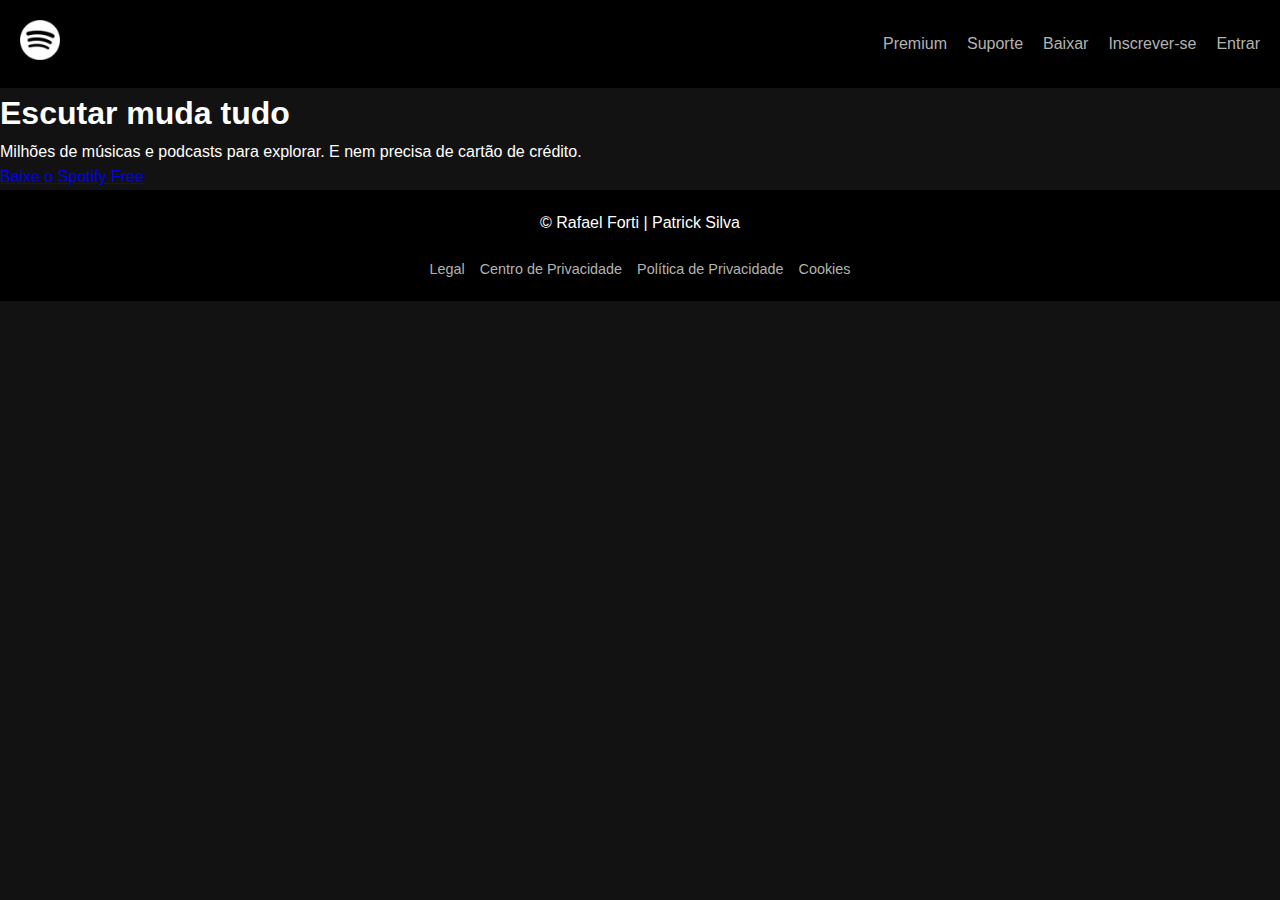
<file: Spotify/index.html>
<!DOCTYPE html>
<html lang="pt-br">
<head>
    <meta charset="UTF-8">
    <meta name="viewport" content="width=device-width, initial-scale=1.0">
    <title>Spotify Clone</title>
    <link rel="stylesheet" href="assets/css/style.css">
</head>
<body>
    
    <nav>
        <div class="logo">
            <img src="assets/images/spotify-48.png" alt="Spotify Logo">
        </div>
        <ul class="nav-links">
            <li><a href="#">Premium</a></li>
            <li><a href="#">Suporte</a></li>
            <li><a href="#">Baixar</a></li>
            <li><a href="#">Inscrever-se</a></li>
            <li><a href="playlist.html">Entrar</a></li>
        </ul>
    </nav>

    <header class="main-section">
        <h1>Escutar muda tudo</h1>
        <p>Milhões de músicas e podcasts para explorar. E nem precisa de cartão de crédito.</p>
        <a href="#" class="btn">Baixe o Spotify Free</a>
    </header>


    <!-- <section class="content-section">
        <h2>Musicas mais curtidas no momento</h2>
        <div class="content-grid">
            <div class="content-item">
                <img src="assets/images/crybaby.webp" alt="Imagem 1">
                <h3>Crybaby</h3>
            </div>
            <div class="content-item">
                <img src="assets/images/images.jpg" alt="Imagem 2">
                <h3>Calabasas</h3>
            </div>
            <div class="content-item">
                <img src="assets/images/vino.jpg" alt="Imagem 3">
                <h3>DVD</h3>
            </div>
        </div>
    </section> -->

    <footer>
        <div class="footer-content">
            <p>© Rafael Forti | Patrick Silva</p>
            <ul>
                <li><a href="#">Legal</a></li>
                <li><a href="#">Centro de Privacidade</a></li>
                <li><a href="#">Política de Privacidade</a></li>
                <li><a href="#">Cookies</a></li>
            </ul>
        </div>
    </footer>
</body>
</html>
</file>
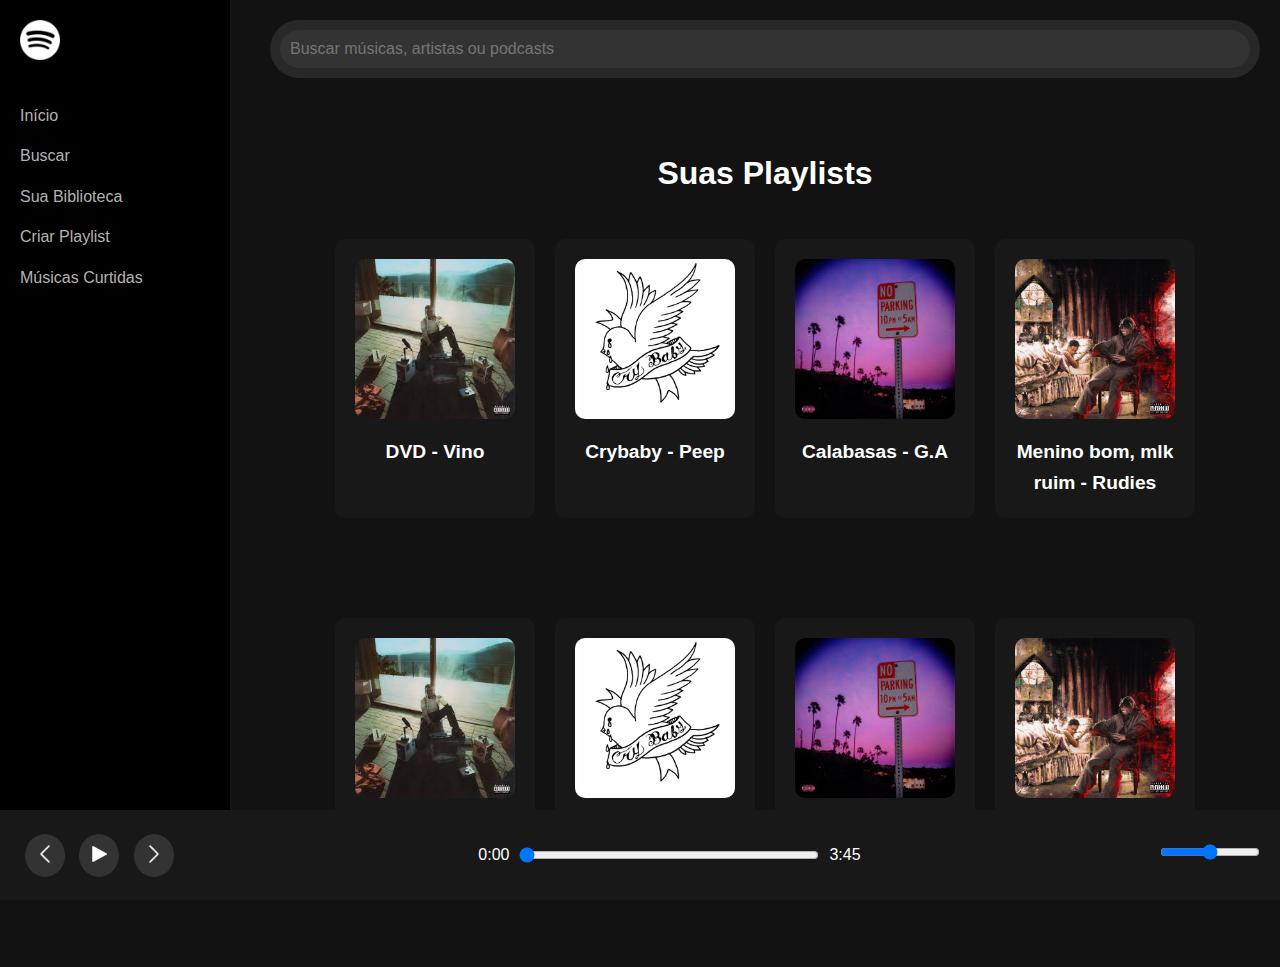
<file: Spotify/playlist.html>
<!DOCTYPE html>
<html lang="pt-br">
<head>
    <meta charset="UTF-8">
    <meta name="viewport" content="width=device-width, initial-scale=1.0">
    <title>Spotify Clone - Playlists</title>
    <link rel="stylesheet" href="assets/css/style.css">
</head>
<body>
    <aside class="sidebar">
        <div class="logo">
            <img src="assets/images/spotify-48.png" alt="Spotify Logo">
        </div>
        <ul class="sidebar-links">
            <li><a href="#">Início</a></li>
            <li><a href="#">Buscar</a></li>
            <li><a href="#">Sua Biblioteca</a></li>
            <li><a href="#">Criar Playlist</a></li>
            <li><a href="#">Músicas Curtidas</a></li>
        </ul>
    </aside>

    <div class="main-content">
        <header class="search-bar">
            <input type="text" placeholder="Buscar músicas, artistas ou podcasts">
        </header>

        <section class="playlist-section">
            <h2>Suas Playlists</h2>
            <div class="playlist-grid">
                <div class="playlist-item">
                    <img src="assets/images/vino.jpg" alt="Playlist 1">
                    <h3>DVD - Vino</h3>
                </div>
                <div class="playlist-item">
                    <img src="assets/images/crybaby.webp" alt="Playlist 2">
                    <h3>Crybaby - Peep</h3>
                </div>
                <div class="playlist-item">
                    <img src="assets/images/images.jpg" alt="Playlist 3">
                    <h3>Calabasas - G.A</h3>
                </div>
                <div class="playlist-item">
                    <img src="assets/images/rudies.jpg" alt="Playlist 4">
                    <h3>Menino bom, mlk ruim - Rudies</h3>
                </div>
            </div>
        </section>

        <section class="playlist-section">
            <div class="playlist-grid">
                <div class="playlist-item">
                    <img src="assets/images/vino.jpg" alt="Playlist 1">
                    <h3>DVD - Vino</h3>
                </div>
                <div class="playlist-item">
                    <img src="assets/images/crybaby.webp" alt="Playlist 2">
                    <h3>Crybaby - Peep</h3>
                </div>
                <div class="playlist-item">
                    <img src="assets/images/images.jpg" alt="Playlist 3">
                    <h3>Calabasas - G.A</h3>
                </div>
                <div class="playlist-item">
                    <img src="assets/images/rudies.jpg" alt="Playlist 4">
                    <h3>Menino bom, mlk ruim - Rudies</h3>
                </div>
            </div>
        </section>
    </div>

    <footer class="player-bar">
        <div class="player-controls">
            <button><img style="width: 20px; height: 20px;" src="assets/images/icons8-voltar-50.png" alt=""></button>
            <button><img style="width: 20px; height: 20px;" src="assets/images/icons8-reproduzir-30.png" alt=""></button>
            <button><img style="width: 20px; height: 20px;" src="assets/images/icons8-avançar-50.png" alt=""></button>
        </div>
        <div class="player-progress">
            <span>0:00</span>
            <input type="range" value="0" max="100">
            <span>3:45</span>
        </div>
        <div class="player-volume">
            <input type="range" value="50" max="100">
        </div>
    </footer>
</body>
</html>
</file>
<file: Spotify/assets/css/style.css>
* {
    margin: 0;
    padding: 0;
    box-sizing: border-box;
}

body {
    font-family: Arial, sans-serif;
    background-color: #121212;
    color: #ffffff;
    line-height: 1.6;
}

/* nav da home */
nav {
    display: flex;
    justify-content: space-between;
    align-items: center;
    padding: 20px;
    background-color: #000;
}

.logo img {
    height: 40px !important; 
    width: 40px !important ; 
}

.nav-links {
    list-style: none;
    display: flex;
    gap: 20px;
}

.nav-links a {
    text-decoration: none;
    color: #b3b3b3;
}

.nav-links a:hover {
    color: #ffffff;
}

/* Barra lateral */
.sidebar {
    width: 230px;
    background-color: #000;
    padding: 20px;
    position: fixed;
    top: 0;
    height: 100%;
    left: 0;
    display: flex;
    flex-direction: column;
}

.sidebar .logo img {
    width: 100%;
    margin-bottom: 20px;
}

.sidebar-links {
    list-style: none;
    padding: 0;
}

.sidebar-links li {
    margin: 15px 0;
}

.sidebar-links a {
    text-decoration: none;
    color: #b3b3b3;
    font-size: 1rem;
}

.sidebar-links a:hover {
    color: #ffffff;
}

/* Conteúdo principal */
.main-content {
    margin-left: 250px;
    padding: 20px;
    flex: 1;
}

/* Barra de pesquisa */
.search-bar {
    background-color: #282828;
    padding: 10px;
    margin-bottom: 20px;
    border-radius: 50px;
    display: flex;
    justify-content: center;
}

.search-bar input {
    width: 100%;
    padding: 10px;
    background-color: #333;
    border: none;
    border-radius: 50px;
    color: #ffffff;
    font-size: 1rem;
    outline: none;
}

/* Seção de Playlists */
.playlist-section {
    padding: 50px 20px;
    text-align: center;
}

.playlist-section h2 {
    margin-bottom: 40px;
    font-size: 2rem;
}

.playlist-grid {
    display: flex;
    justify-content: center;
    flex-wrap: wrap;
    gap: 20px;
}

.playlist-item {
    background-color: #181818;
    padding: 20px;
    border-radius: 10px;
    width: 200px;
    text-align: center;
}

.playlist-item img {
    width: 100%;
    border-radius: 10px;
    margin-bottom: 10px;
}

.playlist-item h3 {
    font-size: 1.2rem;
}

/* Barra de reprodução */
.player-bar {
    background-color: #181818;
    padding: 10px 20px;
    display: flex;
    justify-content: space-between;
    align-items: center;
    position: fixed;
    bottom: 0;
    left: 0;
    right: 0;
    height: 90px;
    z-index: 10;
}

.player-controls button {
    background-color: #333;
    border: none;
    color: #ffffff;
    padding: 10px;
    margin: 0 5px;
    border-radius: 50%;
    cursor: pointer;
}

.player-controls button:hover {
    background-color: #444;
}

.player-progress {
    display: flex;
    align-items: center;
    gap: 10px;
}

.player-progress input {
    width: 300px;
}

.player-volume input {
    width: 100px;
}

/* Rodapé */
footer {
    padding: 20px;
    background-color: #000;
    text-align: center;
}

footer p {
    margin-bottom: 20px;
}

footer ul {
    list-style: none;
    display: flex;
    justify-content: center;
    gap: 15px;
}

footer a {
    text-decoration: none;
    color: #b3b3b3;
    font-size: 0.9rem;
}

footer a:hover {
    color: #ffffff;
}
</file>
